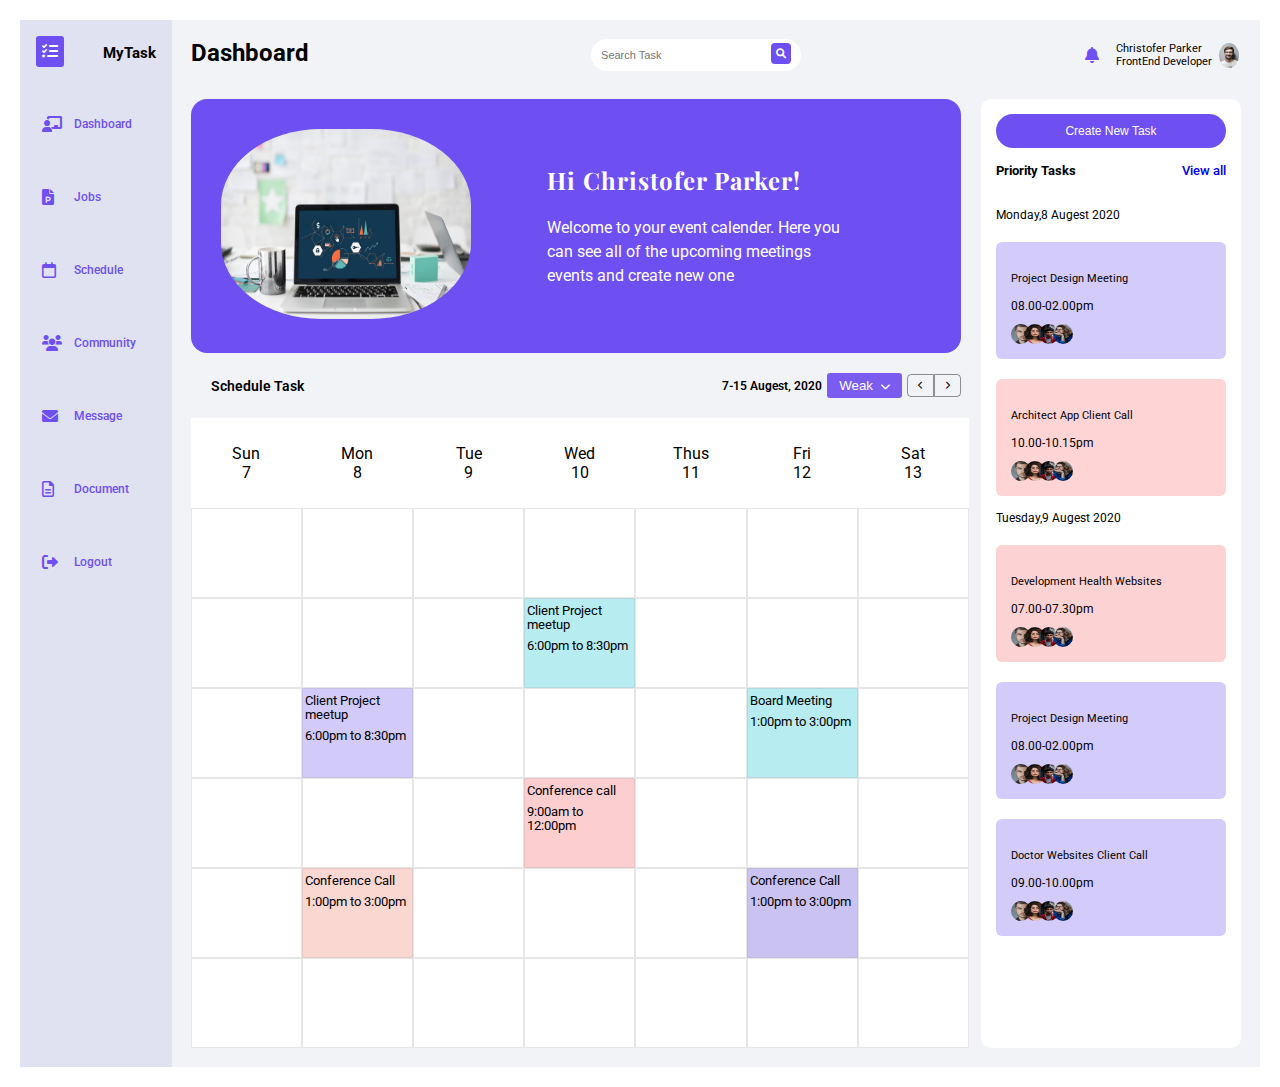
<file: index.html>
<!DOCTYPE html>
<html lang="en">
  <head>
    <meta charset="UTF-8" />
    <meta http-equiv="X-UA-Compatible" content="IE=edge" />
    <meta name="viewport" content="width=device-width, initial-scale=1.0" />
    <link rel="stylesheet" href="css/style.css" />
    <link rel="stylesheet" href="css/updatedcalender.css">
    <link rel="stylesheet" href="css/Responsive.css">
    <link
      rel="stylesheet"
      href="https://cdnjs.cloudflare.com/ajax/libs/font-awesome/6.0.0-beta3/css/all.min.css"
    />
    <title>Dashboard Ui Kit</title>
  </head>
  <body>
    <div class="Main-body">
      <section class="my-task" id="my-task">
        <div class="task-item">
          <div class="task-head">
            <span><i class="fas fa-tasks"></i></span>
            <h3><a href="#">MyTask</a></h3>
            <span id="mobile-cross-button"><i class="fas fa-times"></i></span>

          </div>
          <div class="task">
            <span><i class="fas fa-chalkboard-teacher"></i></span>
            <p><a href="#">Dashboard</a></p>
          </div>
          <div class="task">
            <span><i class="fas fa-file-powerpoint"></i></span>
            <p><a href="#">Jobs</a></p>
          </div>
          <div class="task">
            <span><i class="far fa-calendar"></i></span>
            <p><a href="#">Schedule</a></p>
          </div>
          <div class="task">
            <span><i class="fas fa-users"></i></span>
            <p><a href="#">Community</a></p>
          </div>
          <div class="task">
            <span><i class="fas fa-envelope"></i></span>
            <p><a href="#">Message</a></p>
          </div>
          <div class="task">
            <span><i class="far fa-file-alt"></i></span>
            <p><a href="#">Document</a></p>
          </div>
          <div class="task">
            <span><i class="fas fa-sign-out-alt"></i></span>
            <p><a href="#">Logout</a></p>
          </div>
        </div>
      </section>
      <section class="dashboard">
        <nav>
          <span id="mobile-button"><i class="fas fa-bars"></i></span>
          <h2>Dashboard</h2>
          <form>
            <input type="text" placeholder="Search Task" />
            <span><i class="fas fa-search"></i></span>
          </form>
          <div class="profile">
            <span><i class="fas fa-bell"></i></span>
            <div class="profile-text">
              <p>Christofer Parker</p>
              <p>FrontEnd Developer</p>
            </div>
            <img src="img/user2.jpg" width="20" height="25 alt="" />
            
          </div>
        </nav>
        <div class="dashboard-body">
          <div class="dashboard-middle-item">
            <div class="image-text">
              <div class="image-text-img">
                <img src="img/banner3.jpg" alt="" />
              </div>
              <div class="image-text-text">
                <h2>Hi Christofer Parker!</h2>
                <p>
                  Welcome to your event calender. Here you can see all of the
                  upcoming meetings events and create new one
                </p>
              </div>
            </div>
            <div class="schedule-task">
              <div class="inner-schedule-task">
                <p style="font-size: 14px; ">Schedule Task</p>
                <div class="date-box">
                  <p>7-15 Augest, 2020</p>
                  <div class="dropdown">
                    <button onclick="myFunction()" class="dropbtn">Weak<i style="padding-left: 8px; font-size:10px" class="fas fa-chevron-down"></i></button>
                    <div id="myDropdown" class="dropdown-content">
                      <a href="#">Month</a>
                      <a href="#">Year</a>
                    </div>
                  </div>
                  <div class="icon">
                    <span><i class="fas fa-chevron-left"></i></i></span>
                    <span><i class="fas fa-chevron-right"></i></span>
                  </div>
                </div>
              </div>
            </div>

            <!-- calender -->
            <div id="calendar-wrap">
          
              <div id="calendar">
                <ul class="days">
                  <div class="day">
                    <li>Sun<br/>7</li>
                
                  </div>
                  <div class="day">
                    <li>Mon<br/>8</li>
               
                  </div>
                  <div class="day">
                    <li>Tue<br/>9</li>
                
                  </div>
                  <div class="day">
                    <li>Wed<br/>10</li>
                 
                  </div>
                  <div class="day">
                    <li>Thus<br/>11</li>
                
                  </div>
                  <div class="day">
                    <li>Fri<br/>12</li>
                  
                  </div>
                  <div class="day">
                    <li>Sat<br/>13</li>
                  
                  </div>   
                </ul>

                <!-- Days from previous month -->

                <ul class="days">
                  <li class="day other-month">
                 
                  </li>
                  <li class="day other-month">
                  
                   
                  </li>
                  <li class="day other-month">
                
                  </li>
                  <li class="day other-month">
                  
                  </li>
                  <li class="day other-month">
                 
                  </li>

                  <!-- Days in current month -->

                  <li class="day">
                 
                  </li>
                  <li class="day">
                   
                  </li>
                </ul>

                <!-- Row #2 -->

                <ul class="days">
                  <li class="day">
                  
                  </li>
                  <li class="day">
                    
                  </li>
                  <li class="day">
                 
                  </li>
                  <li class="day" style="background-color: #b7ecf0;">
                    <div class="event">
                      <div class="event-desc">Client Project meetup</div>
                      <div class="event-time">6:00pm to 8:30pm</div>
                    </div>
                  </li>
                  <li class="day">
                  
      
                  </li>
                  <li class="day">
                   
                  </li>
                  <li class="day">
                  
                  </li>
                </ul>

                <!-- Row #3 -->

                <ul class="days">
                  <li class="day">
                  
                  </li>
                  <li class="day" style="background-color: #d2caf9;">
                    <div class="event">
                      <div class="event-desc">Client Project meetup</div>
                      <div class="event-time">6:00pm to 8:30pm</div>
                    </div>
                  </li>
                  <li class="day">
                
                  </li>
                  <li class="day">
                  
                  </li>
                  <li class="day">
                  
                   
                  </li>
                  <li class="day" style="background-color: #b7ecf0;">
                    <div class="event">
                      <div class="event-desc">Board Meeting</div>
                      <div class="event-time">1:00pm to 3:00pm</div>
                    </div>
                  </li>
                  <li class="day">
                  
                  </li>
                </ul>

                <!-- Row #4 -->

                <ul class="days">
                  <li class="day">
                   
                  </li>
                  <li class="day">
                 
                  </li>
                  <li class="day">
                  
                  </li>
                  <li class="day" style="background-color: #fcced0;"> 
                    <div class="event">
                      <div class="event-desc">Conference call</div>
                      <div class="event-time">9:00am to 12:00pm</div>
                    </div>
                  </li>
                  <li class="day">
                  
                  </li>
                  <li class="day">
                  
                  
                  </li>
                  <li class="day">
               
                  </li>
                </ul>

                <!-- Row #5 -->

                <ul class="days">
                  <li class="day">
                
                  </li>
                  <li class="day" style="background-color: #fad7d1;">
                
                    <div class="event">
                      <div class="event-desc">Conference Call</div>
                      <div class="event-time">1:00pm to 3:00pm</div>
                    </div>
                  </li>
                  <li class="day">
                   
                  </li>
                  <li class="day">
                    
                  </li>
                  <li class="day">
                  
                  </li>
                  <li class="day" style="background-color: #cac2f1;">
                    <div class="event">
                      <div class="event-desc">Conference Call</div>
                      <div class="event-time">1:00pm to 3:00pm</div>
                    </div>
                  </li>
                  <li class="day">
                   
                  </li>
                </ul>

                <!-- Row #6 -->

                <ul class="days">
                  <li class="day">
                 
                  </li>
                  <li class="day other-month">
                  
                    <!-- Next Month -->
                  </li>
                  <li class="day other-month">
                  
                  </li>
                  <li class="day other-month">
                 
                  </li>
                  <li class="day other-month">
                  
                  </li>
                  <li class="day other-month">
                  
                  </li>
                  <li class="day other-month">
                   
                  </li>
                </ul>
              </div>
              <!-- /. calendar -->
            </div>
            <!-- /. wrap -->

            <!-- End -->
          </div>

          <div class="notification">
            <button>Create New Task</button>
            <div class="notification-task">
              <h5>Priority Tasks</h5>
              <a href="./Priority-Task.html">View all</a>
            </div>
            <p>Monday,8 Augest 2020</p>
            <div class="task-box">
              <p>Project Design Meeting</p>
              <span>08.00-02.00pm</span>
              <div class="image">
                <img src="img/team1.jpg" alt=""/>
                <img src="img/team2.jpeg" alt=""/>
                <img src="img/team3.jpeg" alt=""/>
                <img src="img/team4.jpeg" alt=""/>
              </div>
            </div>
            <div class="task-box">
              <p>Architect App Client Call</p>
              <span>10.00-10.15pm</span>
              <div class="image">
                <img src="img/team1.jpg" alt=""/>
                <img src="img/team2.jpeg" alt=""/>
                <img src="img/team3.jpeg" alt=""/>
                <img src="img/team4.jpeg" alt=""/>
              </div>
            </div>
            <p>Tuesday,9 Augest 2020</p>
            <div class="task-box">
              <p>Development Health Websites</p>
              <span>07.00-07.30pm</span>
              <div class="image">
                <img src="img/team1.jpg" alt=""/>
                <img src="img/team2.jpeg" alt=""/>
                <img src="img/team3.jpeg" alt=""/>
                <img src="img/team4.jpeg" alt=""/>
              </div>
            </div>
          
            <div class="task-box">
              <p>Project Design Meeting</p>
              <span>08.00-02.00pm</span>
              <div class="image">
                <img src="img/team1.jpg" alt=""/>
                <img src="img/team2.jpeg" alt=""/>
                <img src="img/team3.jpeg" alt=""/>
                <img src="img/team4.jpeg" alt=""/>
              </div>
            </div>
            <div class="task-box">
              <p>Doctor Websites Client Call</p>
              <span>09.00-10.00pm</span>
              <div class="image">
                <img src="img/team1.jpg" alt=""/>
                <img src="img/team2.jpeg" alt=""/>
                <img src="img/team3.jpeg" alt=""/>
                <img src="img/team4.jpeg" alt=""/>
              </div>
            </div>
          </div>
        </div>
      </section>
    </div>


    <script src="js/script.js"></script>

  </body>
</html>
</file>
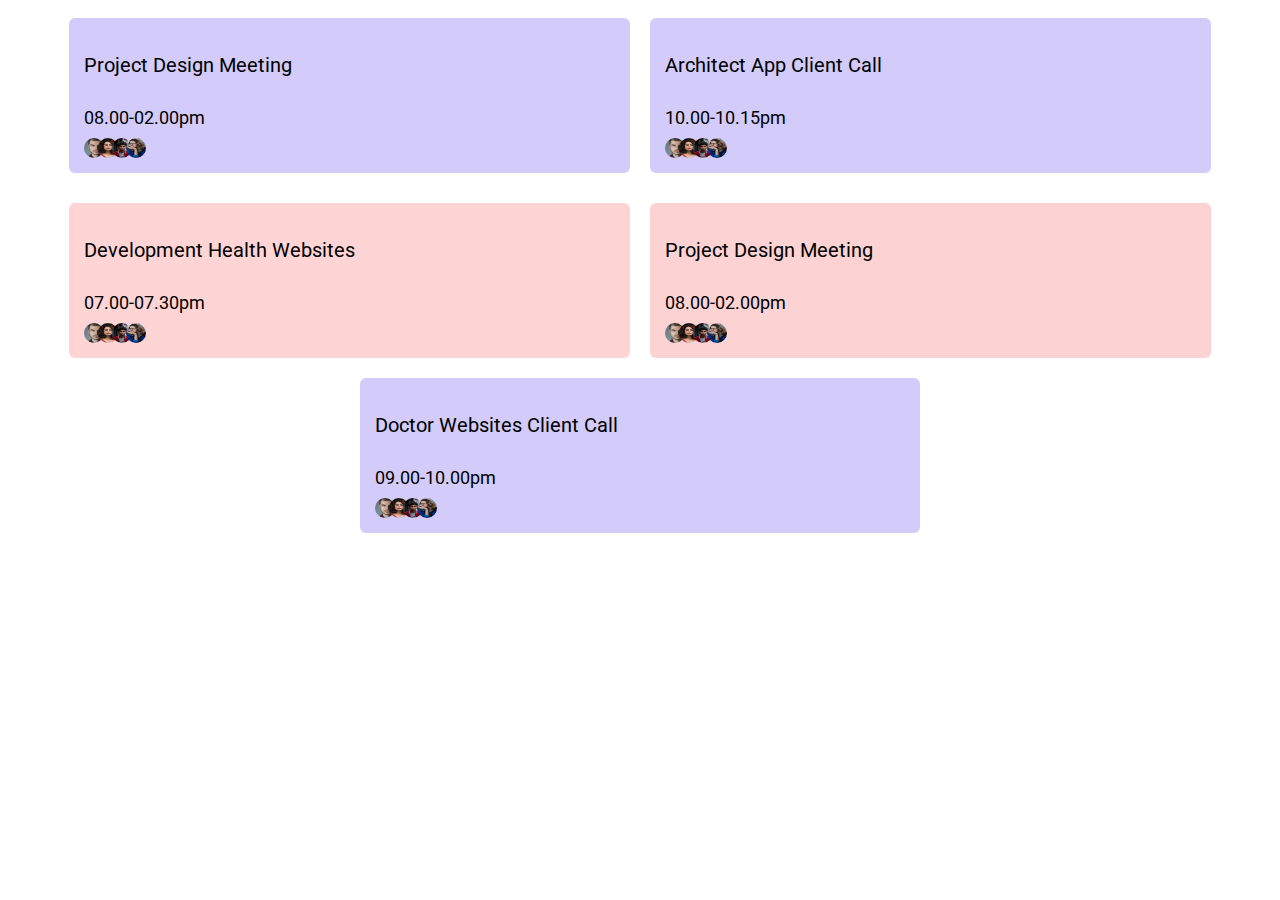
<file: Priority-Task.html>
<!DOCTYPE html>
<html lang="en">
  <head>
    <meta charset="UTF-8" />
    <meta http-equiv="X-UA-Compatible" content="IE=edge" />
    <meta name="viewport" content="width=device-width, initial-scale=1.0" />
    <title>Priority Task</title>

    <link rel="stylesheet" href="css/prority-task.css" />
  </head>
  <body>
    <div class="prority-task">
      <div class="task-box">
        <p>Project Design Meeting</p>
        <span>08.00-02.00pm</span>
        <div class="image">
          <img src="img/team1.jpg" alt="" />
          <img src="img/team2.jpeg" alt="" />
          <img src="img/team3.jpeg" alt="" />
          <img src="img/team4.jpeg" alt="" />
        </div>
      </div>
      <div class="task-box">
        <p>Architect App Client Call</p>
        <span>10.00-10.15pm</span>
        <div class="image">
          <img src="img/team1.jpg" alt="" />
          <img src="img/team2.jpeg" alt="" />
          <img src="img/team3.jpeg" alt="" />
          <img src="img/team4.jpeg" alt="" />
        </div>
      </div>

      <div class="task-box">
        <p>Development Health Websites</p>
        <span>07.00-07.30pm</span>
        <div class="image">
          <img src="img/team1.jpg" alt="" />
          <img src="img/team2.jpeg" alt="" />
          <img src="img/team3.jpeg" alt="" />
          <img src="img/team4.jpeg" alt="" />
        </div>
      </div>

      <div class="task-box">
        <p>Project Design Meeting</p>
        <span>08.00-02.00pm</span>
        <div class="image">
          <img src="img/team1.jpg" alt="" />
          <img src="img/team2.jpeg" alt="" />
          <img src="img/team3.jpeg" alt="" />
          <img src="img/team4.jpeg" alt="" />
        </div>
      </div>
      <div class="task-box">
        <p>Doctor Websites Client Call</p>
        <span>09.00-10.00pm</span>
        <div class="image">
          <img src="img/team1.jpg" alt="" />
          <img src="img/team2.jpeg" alt="" />
          <img src="img/team3.jpeg" alt="" />
          <img src="img/team4.jpeg" alt="" />
        </div>
      </div>
    </div>
  </body>
</html>
</file>
<file: css/style.css>
/* Google Fonts style link */
@import url("https://fonts.googleapis.com/css2?family=Lato:wght@400;700;900&family=Open+Sans:wght@300;400;500&family=Roboto:wght@100;300;400;500;700&display=swap");

@import url("https://fonts.googleapis.com/css2?family=Lato:wght@400;700;900&family=Open+Sans:wght@300;400;500&family=Playfair+Display:wght@400;500&family=Roboto:wght@100;300;400;500;700&display=swap");
* {
  margin: 0px;
  padding: 0px;
  box-sizing: border-box;
}

body {
  padding: 20px;
  font-family: "Roboto", sans-serif;
}
.Main-body {
  display: flex;
}

.Main-body .my-task {
  min-width: 12%;
  background-color: #e0e2f1;

  padding: 10px;
}
.Main-body .task-head #mobile-cross-button {
  background-color: transparent;
  color: black;
  padding-top: 10px;
}

.Main-body .task-item .task {
  display: flex;
  padding: 6px;
  align-items: center !important;
  justify-content: centers;
 
  margin-bottom: 25px;
}

.Main-body .task-item .task-head {
  display: flex;
  padding: 6px;
  align-items: center !important;
  justify-content: space-between;
  margin-bottom: 25px;
}
#mobile-cross-button {
  display: none;
}
.Main-body .task-item .task-head a {
  text-decoration: none;
  color: black;
  font-size: 15px;
  padding-left: 6px;
  font-weight: 700;
}
.Main-body .task-item .task-head span {
  padding: 6px;
  background-color: #6e4ff2;
  border-radius: 3px;
  color: white;
}

.Main-body .task-item .task-head h3 {
  padding-left: 6px;
}
.task a {
  text-decoration: none;
  color: black;
  font-size: 15px;
}
.task:hover a {
  text-decoration: none;
  color: #ffffff;
}
.Main-body .task-item .task:hover {
  background-color: #6e4ff2;
  border-radius: 10px;
  color: #ffffff;
}
.Main-body .task-item .task p a {
  font-weight: 500;
}
.Main-body .task-item .task:hover p a {
  color: #ffffff;
}
.Main-body .task-item .task:hover span {
  color: #ffffff;
}
.Main-body .task-item .task span {
  margin-right: 20px;
  width: 5%;
  align-items: center;
  padding: 6px;
  color: #6e4ff2;
  margin-top: 5px;
}
.Main-body .task-item .task p a {
  text-decoration: none;
  padding-left: 6px;
  color: #6e4ff2;
  font-size: 12px;
}

.Main-body .dashboard {
  width: 88%;
}
.Main-body .dashboard nav {
  display: flex;
  justify-content: space-between;
}
/* style for nav */
.dashboard {
  background-color: #f2f3f7;
  padding: 19px;
}
.dashboard nav {
  padding-bottom: 28px;
}
.dashboard nav #mobile-button {
  display: none;
}
.dashboard nav input {
  padding: 10px;
  border-radius: 20px;
  font-size: 11px;
  outline: none;
  min-width: 210px;
  border: none;
}
.dashboard nav form span {
  position: absolute;
  color: white;
  padding: 5px;
  font-size: 10px;
  border-radius: 4px;
  transform: translate(-30px, 4px);
  background-color: #6e4ff2;
}

.dashboard .profile {
  display: flex;
  align-items: center;
  justify-content: space-evenly;
  width: 15%;
}
.dashboard .profile p {
  font-size: 11px;
  padding-right: 5px;
}
.dashboard .profile img {
  border-radius: 100%;
}
.dashboard .profile span {
  padding-right: 15px;
  color: #6e4ff2;
}
/* End */
/* style for dashboard body */
.dashboard-body {
  display: flex;
}
.dashboard-body .dashboard-middle-item .image-text {
  align-items: center;
  display: flex;
  padding: 30px;
  border-radius: 16px;
  justify-content: space-between;
  margin-right: 20px;
  background-color: #6e4ff2;
}

.dashboard-body .dashboard-middle-item .image-text .image-text-img {
  width: 34%;
}
.dashboard-body .image-text .image-text-img img {
  border-radius: 40%;
  width: 250px;
  height: 190px;
}
.dashboard-body .dashboard-middle-item .image-text .image-text-text {
  width: 54%;
}
.dashboard-body .dashboard-middle-item .image-text .image-text-text h2 {
  padding-bottom: 20px;
  color: white;
  font-family: "Playfair Display", serif;
  letter-spacing: 1px;
}
.dashboard-body .dashboard-middle-item .image-text .image-text-text p {
  max-width: 80%;
  line-height: 1.5rem;
  color: white;
}
/* End */

/* style for notification */
.notification {
  background-color: #ffffff;
  padding: 15px;
  position: relative;
  width: 30%;
  border-radius: 10px;
}
.notification button {
  padding: 10px 33px;
  border-radius: 20px;
  color: white;
  font-size: 12px;
  min-width: 230px;
  background-color: #6e4ff2;
  margin-bottom: 15px;
  border: none;
}

.notification-task {
  display: flex;
  justify-content: space-between;
}
.notification-task a {
  text-decoration: none;
  font-size: 13px;
  font-weight: 500;
}
.notification-task h5 {
  padding-bottom: 15px;
}
.notification p {
  padding-top: 15px;
}
.notification .task-box {
  margin-top: 20px;
  background-color: #d3cbfa;
  padding: 15px;
  border-radius: 6px;
}
.notification .task-box .image {
  display: flex;
  margin-top: 10px;
}
.notification .task-box .image img:nth-of-type(1) {
  margin-left: 0px;
}
.notification .task-box .image img {
  border-radius: 50%;
  width: 20px;
  height: 20px;
  margin-left: -10px;
  margin-right: 4px;
}
.notification .task-box:nth-of-type(3) {
  margin-top: 20px;
  background-color: #fed4d5;
  padding: 15px;
  border-radius: 6px;
}
.notification .task-box:nth-of-type(4) {
  margin-top: 20px;
  background-color: #bfeff3;
  padding: 15px;
  border-radius: 6px;
}
.notification .task-box:nth-of-type(4) {
  margin-top: 20px;
  background-color: #fcd2d3;
  padding: 15px;
  border-radius: 6px;
}
.notification p {
  font-size: 12px;
}
.notification .task-box p {
  padding-bottom: 10px;
  font-size: 11px;
}
.notification .task-box span {
  font-size: 12px;
}
/* End */

/* style for schedule task */
.inner-schedule-task {
  padding: 20px 20px;
}
.schedule-task p {
  font-weight: 600;
}
.inner-schedule-task {
  display: flex;
  justify-content: space-between;
  align-items: center;
}
.inner-schedule-task .date-box {
  display: flex;
  align-items: center;
}
.date-box p {
  margin-right: 5px;
  font-size: 12px;
}
.date-box .dropbtn {
  padding: 5px 12px;
  border-radius: 3px;
  margin-right: 5px;
  border: none;
  color: white;
  background-color: #7a5cf0;
}

.dropdown {
  position: relative;
  display: inline-block;
}

/* Dropdown Content */
.dropdown-content {
  display: none;
  position: absolute;
  background-color: #f9f9f9;
  border-radius: 5px;
  min-width: 100px;
  box-shadow: 0px 8px 16px 0px rgba(0, 0, 0, 0.2);
}

/* Links inside the dropdown */
.dropdown-content a {
  color: black;
  padding: 10px 12px;
  text-decoration: none;
  display: block;
  font-size: 13px;
}

/* dropdown  hover */
.dropdown-content a:hover {
  background-color: #7a5cf0;
  color: white;
}

.show {
  display: block;
}

.date-box .icon {
  display: flex;
  align-items: center;
}

.date-box span {
  border: 1px solid;
  border-top-left-radius: 4px;
  border-bottom-left-radius: 4px;
  border-color: rgba(0, 0, 0, 0.411);

  padding: 6px 10px;
  font-size: 8px;
}
.date-box span:nth-of-type(2) {
  border: 1px solid;
  border-top-right-radius: 4px;
  border-bottom-right-radius: 4px;
  border-top-left-radius: 0px;
  border-bottom-left-radius: 0px;
  padding: 6px 10px;
  border-color: rgba(0, 0, 0, 0.411);
  font-size: 8px;
}
/* End */
</file>
<file: css/updatedcalender.css>
@import url("https://fonts.googleapis.com/css2?family=Lato:wght@400;700;900&family=Roboto:wght@100;300;400;500;700&display=swap");
#calendar-wrap {
  margin-right: 15px;
}

#calendar {
  width: 100%;
}

#calendar a {
  color: #8e352e;
  text-decoration: none;
}

#calendar ul {
  list-style: none;
  padding: 0;
  margin: 0;
  width: 100%;
}

.weekdays {
  display: flex;
  justify-content: space-evenly;
  padding: 20px;
}

.dateandweekdays {
  display: flex;

  min-width: 14.5%;
  flex-direction: column;
  align-items: center;
}

.days {
  display: flex;
}

.days:nth-of-type(1) .day {
  background-color: white;
  text-align: center;
  display: flex;
  flex-direction: column;
  border: none;
  align-items: center;
  justify-content: center;
}

.day {
  min-width: 14.342%;
  background-color: white;
  border: 0.5px solid rgba(167, 167, 167, 0.287);
  height: 90px;
}
#calendar .event {
  clear: both;
  display: block;
  font-size: 13px;
  border-radius: 4px;
  padding: 2px;
  line-height: 14px;
  color: #009aaf;
  text-decoration: none;
}

#calendar .event-desc {
  color: black;
  margin: 3px 0 7px 0;
  text-decoration: none;
}

.event-time {
  color: black;
}

/* 
				Mobile Responsiveness
*/

/* @media (max-width: 768px) {
  #calendar .weekdays,
  #calendar .other-month {
  }


  .dateandweekdays{
    min-width: ;
  }

  #calendar .day {
    height: auto !important;
    border: 1px solid #ededed;
    width: 100% !important;
    padding: 10px;
    margin-bottom: -1px;
  }
} */
@media (max-width: 768px) {
  #calendar .event-desc {
    font-size: 9px !important;
    color: #666;
    margin: 3px 0 7px 0;
    text-decoration: none;
  }
  #calendar .event {
    clear: both;
    display: block;
    font-size: 9px;
    border-radius: 4px;
    padding: 2px;
    line-height: 14px;
    color: #009aaf;
    text-decoration: none;
  }
}

@media (max-width: 576px) {
  #calendar .event-desc {
    font-size: 9px !important;
    color: #666;
    margin: 3px 0 7px 0;
    text-decoration: none;
  }
  #calendar .event {
    clear: both;
    display: block;
    font-size: 9px;
    border-radius: 4px;
    padding: 2px;
    line-height: 14px;
    color: #009aaf;
    text-decoration: none;
  }
  .days:nth-of-type(1) li {
    font-size: 12px;
  }
}
</file>
<file: css/Responsive.css>
@media (max-width: 1295.98px) {
}

@media (max-width: 1199.98px) {
  .dashboard-body .dashboard-middle-item .image-text .image-text-text {
    width: 47%;
  }
}
@media (max-width: 1130px) {
  .dashboard .profile {
    display: flex;
    align-items: center;
    justify-content: space-evenly;
    width: 25%;
  }
  .dashboard-body .image-text .image-text-img img {
    border-radius: 38%;
    width: 210px;
    height: 150px;
  }
  .dashboard-body .dashboard-middle-item .image-text .image-text-text p {
    max-width: 100%;
    font-size: 13px;
    line-height: 1.5rem;
    color: white;
  }
  .dashboard-body .dashboard-middle-item .image-text .image-text-text h2 {
    padding-bottom: 20px;
    color: white;
    font-size: 20px;
  }
}
@media (max-width: 1040px) {
  .dashboard-body .image-text .image-text-img img {
    border-radius: 38%;
    width: 170px;
    height: 137px;
  }
  .dashboard-body .dashboard-middle-item .image-text .image-text-text h2 {
    padding-bottom: 20px;
    color: white;
    font-size: 18px;
  }
  .notification button {
    padding: 10px 33px;
    border-radius: 20px;
    color: white;
    font-size: 12px;
    min-width: 180px;
    background-color: #6e4ff2;
    margin-bottom: 15px;
    border: none;
  }
}

@media (max-width: 991.98px) {
  .dashboard-body .dashboard-middle-item .image-text {
    align-items: center;
    display: flex;
    padding: 18px;
    border-radius: 16px;
    justify-content: space-between;
    margin-right: 20px;
    background-color: #6e4ff2;
  }
  .notification button {
    padding: 10px 33px;
    border-radius: 20px;
    color: white;
    font-size: 12px;
    min-width: 165px;
    background-color: #6e4ff2;
    margin-bottom: 15px;
    border: none;
  }
}
@media (max-width: 899px) {
  .dashboard .profile {
    display: flex;
    align-items: center;
    justify-content: space-evenly;
    width: 33%;
  }
  .dashboard-body .dashboard-middle-item .image-text {
    align-items: center;
    display: flex;
    padding: 11px;
    border-radius: 16px;
    justify-content: space-between;
    margin-right: 20px;
    background-color: #6e4ff2;
  }
  .notification button {
    padding: 10px 33px;
    border-radius: 20px;
    color: white;
    font-size: 8px;
    min-width: 132px;
    background-color: #6e4ff2;
    margin-bottom: 15px;
    border: none;
  }
  item .image-text .image-text-text h2 {
    padding-bottom: 6px;
    color: white;
    font-size: 15px;
  }
  .dashboard-body .dashboard-middle-item .image-text .image-text-text p {
    max-width: 100%;
    font-size: 11px;
    line-height: 1.2rem;
    color: white;
  }
  .dashboard-body .image-text .image-text-img img {
    border-radius: 38%;
    width: 130px;
    height: 117px;
  }
  #calendar .event-desc {
    font-size: 10px;
    color: #666;
    margin: 3px 0 7px 0;
    text-decoration: none;
  }
}

@media (max-width: 768px) {
  .my-task {
    display: flex;
  }
  .Main-body .task-item .task p a {
    text-decoration: none;
    padding-left: 6px;
    color: #6e4ff2;
    font-size: 9px;
  }
  .Main-body .task-item .task span {
    margin-right: 20px;
    width: 5%;
    align-items: center;
    font-size: 10px;
    color: #6e4ff2;
    margin-top: 5px;
  }
  .Main-body .dashboard nav {
    display: flex;
    align-items: center;
    justify-content: space-between;
  }
  .Main-body .task-item .task {
    display: flex;
    padding: 5px;
    align-items: center !important;
    justify-content: centers;
    margin-bottom: 0px;
  }
  .Main-body .task-item .task:hover {
    background-color: #6e4ff2;
    padding: 5px;
    border-radius: 10px;
    color: #ffffff;
  }
  nav h2 {
    font-size: 14px;
  }
  .schedule-task {
    padding: 5px;
  }
  .inner-schedule-task p {
    font-size: 9px !important;
  }
  .inner-schedule-task {
    display: flex;
    align-items: center;
    justify-content: space-evenly;
  }
  .date-box .dropbtn {
    padding: 4px 10px;
    border-radius: 5px;
    margin-right: 5px;
    border: none;
    font-size: 9px;
    color: white;
    background-color: #7a5cf0;
  }
  .date-box span {
    border: 1px solid;
    border-top-left-radius: 5px;
    border-bottom-left-radius: 5px;
    padding: 3px 8px;
    font-size: 8px;
  }
  .date-box span:nth-of-type(2) {
    border: 1px solid;
    border-top-right-radius: 5px;
    border-bottom-right-radius: 5px;
    border-top-left-radius: 0px;
    border-bottom-left-radius: 0px;
    padding: 3px 8px;
    font-size: 8px;
  }
  .dashboard .profile p {
    font-size: 8px;
    padding-right: 5px;
  }
  .dashboard-body .dashboard-middle-item .image-text .image-text-text h2 {
    padding-bottom: 10px;
    color: white;
    font-size: 14px;
  }
  .dashboard-body .image-text .image-text-img img {
    border-radius: 38%;
    width: 100px;
    height: 88px;
  }
  .dashboard-body .dashboard-middle-item .image-text .image-text-text p {
    max-width: 100%;
    font-size: 10px;
    line-height: 1rem;
    color: white;
  }
  .notification {
    background-color: #ffffff;
    padding: 8px;
    width: 30%;
    border-radius: 10px;
  }
  .notification-task h5 {
    padding-bottom: 15px;
    font-size: 8px;
  }
  .notification-task a {
    text-decoration: none;
    font-size: 8px;
  }
  .notification p {
    font-size: 9px;
  }
  .notification .task-box {
    margin-top: 20px;
    background-color: #d3cbfa;
    padding: 4px;
    border-radius: 6px;
  }
  .notification .task-box p {
    padding-bottom: 10px;
    font-size: 8px;
  }
  .notification .task-box span {
    font-size: 8px;
  }
  .notification .task-box .image img {
    border-radius: 50%;
    width: 15px;
    height: 14px;
    margin-left: -10px;
    margin-right: 4px;
  }
}

@media (max-width: 660px) {
  .Main-body .my-task {
    display: block;
    position: fixed;
    left: -45%;
    min-width: 12%;
    z-index: 3;
    background-color: #e0e2f1;
    padding: 10px;
  }
  .dashboard-body {
    display: flex;
    flex-direction: column;
  }

  .dashboard nav #mobile-button {
    display: block;
  }
  #mobile-cross-button {
    display: block;
  }
  .dashboard {
    background-color: #f2f3f7;
    padding: 8px;
  }

  .my-task.show {
    display: flex !important;
    flex-direction: column;
  }
  body {
    padding: 0px;
    font-family: "Roboto", sans-serif;
  }
  .notification {
    margin-top: 30px;
    background-color: #ffffff;
    padding: 8px;
    width: 100%;
    border-radius: 10px;
  }
  .Main-body .my-task {
    display: block;
    position: fixed;
    left: -45%;
    min-width: 12%;
    background-color: #e0e2f1;
    padding: 10px;
    z-index: 3;
  }
  .Main-body {
    display: flex;
  }
  .Main-body .dashboard {
    width: 100%;
  }
  nav h2 {
    font-size: 14px;
    display: none;
  }
  .dashboard .profile {
    display: none;
    align-items: center;
    justify-content: space-evenly;
    width: 33%;
  }
  .dashboard-body .dashboard-middle-item .image-text {
    align-items: center;
    display: flex;
    padding: 10px;
    width: 100%;
    flex-direction: column;
    border-radius: 16px;
    justify-content: space-between;
    margin-right: 20px;
    background-color: #6e4ff2;
    margin-bottom: 15px;
  }
  .dashboard-body .dashboard-middle-item .image-text .image-text-img {
    width: 100%;
    text-align: center;
    margin-bottom: 20px;
  }
  .dashboard-body .image-text .image-text-img img {
    border-radius: 38%;
    width: 150px;
    height: 100px;
  }
  .dashboard-body .dashboard-middle-item .image-text .image-text-text {
    width: 100%;
    text-align: center;
  }
  .dashboard-body .dashboard-middle-item .image-text .image-text-text p {
    font-size: 12px;
  }
  .notification button {
    padding: 10px 33px;
    border-radius: 20px;
    color: white;
    font-size: 11px;
    min-width: 162px;
    background-color: #6e4ff2;
    margin-bottom: 15px;
    border: none;
  }
  .notification {
    margin-top: 30px;
    padding-top: 20px;
    background-color: #ffffff;
    padding: 8px;
    width: 100%;
    text-align: center;
    border-radius: 10px;
  }
  .notification-task h5 {
    padding-bottom: 15px;
    font-size: 13px;
  }
  .notification-task a {
    text-decoration: none;
    font-size: 14px;
  }
  .notification p {
    font-size: 15px;
  }
  .notification .task-box {
    margin-top: 20px;
    background-color: #d3cbfa;
    padding: 16px;
    border-radius: 6px;
  }
  .notification .task-box .image img {
    border-radius: 50%;
    width: 25px;
    height: 25px;
    margin-left: 0px;
    margin-right: 4px;
  }
  .notification .task-box p {
    padding-bottom: 10px;
    font-size: 14px;
  }
  .notification .task-box span {
    font-size: 15px;
  }
  .notification .task-box .image {
    display: flex;
    margin-top: 10px;
    justify-content: center;
  }
  #calendar-wrap {
    margin-right: 0px;
  }
  .inner-schedule-task p {
    font-size: 12px !important;
    margin-bottom: 5px;
  }

  .inner-schedule-task {
    display: flex;
    flex-direction: column;
    align-items: center;
    justify-content: space-evenly;
  }
  .date-box .dropbtn {
    padding: 5px 18px;
    border-radius: 5px;
    margin-right: 5px;
    border: none;
    font-size: 11px;
    color: white;
    background-color: #7a5cf0;
  }
  .date-box span {
    border-color: rgba(0, 0, 0, 0.411);
  }
  .date-box span:nth-of-type(2) {
    border-color: rgba(0, 0, 0, 0.411);
  }

  .Main-body .task-item .task p a {
    text-decoration: none;
    padding-left: 6px;
    color: #6e4ff2;
    font-size: 13px;
  }
  .Main-body .task-item .task span {
    margin-right: 20px;
    width: 5%;
    align-items: center;
    font-size: 15px;
    color: #6e4ff2;
    margin-top: 5px;
  }
}

@media (max-width: 576px) {
  .Main-body .my-task {
    display: block;
    position: fixed;
    left: -45%;
    min-width: 12%;
    z-index: 3;
    background-color: #e0e2f1;
    padding: 10px;
  }
  .dashboard-body {
    display: flex;
    flex-direction: column;
  }

  .dashboard nav #mobile-button {
    display: block;
  }
  #mobile-cross-button {
    display: block;
  }
  .dashboard {
    background-color: #f2f3f7;
    padding: 8px;
  }

  .my-task.show {
    display: flex !important;
    flex-direction: column;
  }
  body {
    padding: 0px;
    font-family: "Roboto", sans-serif;
  }
  .notification {
    margin-top: 30px;
    background-color: #ffffff;
    padding: 8px;
    width: 100%;
    border-radius: 10px;
  }
  .Main-body .my-task {
    display: block;
    position: fixed;
    left: -45%;
    min-width: 12%;
    background-color: #e0e2f1;
    padding: 10px;
    z-index: 3;
  }
  .Main-body {
    display: flex;
  }
  .Main-body .dashboard {
    width: 100%;
  }
  nav h2 {
    font-size: 14px;
    display: none;
  }
  .dashboard .profile {
    display: none;
    align-items: center;
    justify-content: space-evenly;
    width: 33%;
  }
  .dashboard-body .dashboard-middle-item .image-text {
    align-items: center;
    display: flex;
    padding: 10px;
    width: 100%;
    flex-direction: column;
    border-radius: 16px;
    justify-content: space-between;
    margin-right: 20px;
    background-color: #6e4ff2;
    margin-bottom: 15px;
  }
  .dashboard-body .dashboard-middle-item .image-text .image-text-img {
    width: 100%;
    text-align: center;
    margin-bottom: 20px;
  }
  .dashboard-body .image-text .image-text-img img {
    border-radius: 38%;
    width: 150px;
    height: 100px;
  }
  .dashboard-body .dashboard-middle-item .image-text .image-text-text {
    width: 100%;
    text-align: center;
  }
  .dashboard-body .dashboard-middle-item .image-text .image-text-text p {
    font-size: 12px;
  }
  .notification button {
    padding: 10px 33px;
    border-radius: 20px;
    color: white;
    font-size: 11px;
    min-width: 162px;
    background-color: #6e4ff2;
    margin-bottom: 15px;
    border: none;
  }
  .notification {
    margin-top: 30px;
    padding-top: 20px;
    background-color: #ffffff;
    padding: 8px;
    width: 100%;
    text-align: center;
    border-radius: 10px;
  }
  .notification-task h5 {
    padding-bottom: 15px;
    font-size: 13px;
  }
  .notification-task a {
    text-decoration: none;
    font-size: 14px;
  }
  .notification p {
    font-size: 15px;
  }
  .notification .task-box {
    margin-top: 20px;
    background-color: #d3cbfa;
    padding: 16px;
    border-radius: 6px;
  }
  .notification .task-box .image img {
    border-radius: 50%;
    width: 25px;
    height: 25px;
    margin-left: 0px;
    margin-right: 4px;
  }
  .notification .task-box p {
    padding-bottom: 10px;
    font-size: 14px;
  }
  .notification .task-box span {
    font-size: 15px;
  }
  .notification .task-box .image {
    display: flex;
    margin-top: 10px;
    justify-content: center;
  }
  #calendar-wrap {
    margin-right: 0px;
  }
  .inner-schedule-task p {
    font-size: 12px !important;
    margin-bottom: 5px;
  }

  .inner-schedule-task {
    display: flex;
    flex-direction: column;
    align-items: center;
    justify-content: space-evenly;
  }
  .date-box .dropbtn {
    padding: 5px 18px;
    border-radius: 5px;
    margin-right: 5px;
    border: none;
    font-size: 11px;
    color: white;
    background-color: #7a5cf0;
  }
  .date-box span {
    border-color: rgba(0, 0, 0, 0.411);
  }
  .date-box span:nth-of-type(2) {
    border-color: rgba(0, 0, 0, 0.411);
  }

  .Main-body .task-item .task p a {
    text-decoration: none;
    padding-left: 6px;
    color: #6e4ff2;
    font-size: 13px;
  }
  .Main-body .task-item .task span {
    margin-right: 20px;
    width: 5%;
    align-items: center;
    font-size: 15px;
    color: #6e4ff2;
    margin-top: 5px;
  }
}
</file>
<file: css/prority-task.css>
@import url("https://fonts.googleapis.com/css2?family=Lato:wght@400;700;900&family=Open+Sans:wght@300;400;500&family=Roboto:wght@100;300;400;500;700&display=swap");

.prority-task {
  display: flex;
  flex-wrap: wrap;
  font-family: "Roboto", sans-serif;
  justify-content: center;
}

.task-box {
  margin: 10px;
  width: 42%;
  background-color: #d3cbfa;
  padding: 15px;
  border-radius: 6px;
}
.task-box .image {
  display: flex;
  margin-top: 10px;
}
.task-box .image img:nth-of-type(1) {
  margin-left: 0px;
}
.task-box .image img {
  border-radius: 50%;
  width: 20px;
  height: 20px;
  margin-left: -10px;
  margin-right: 4px;
}
.task-box:nth-of-type(3) {
  margin-top: 20px;
  background-color: #fed4d5;
  padding: 15px;
  border-radius: 6px;
}
.task-box:nth-of-type(4) {
  margin-top: 20px;
  background-color: #bfeff3;
  padding: 15px;
  border-radius: 6px;
}
.task-box:nth-of-type(4) {
  margin-top: 20px;
  background-color: #fcd2d3;
  padding: 15px;
  border-radius: 6px;
}
n p {
  font-size: 12px;
}
.task-box p {
  padding-bottom: 10px;
  font-size: 20px;
}
.task-box span {
  font-size: 18px;
}
/* End */

/* Responsive */

@media (max-width: 660px) {
  .prority-task {
    display: flex;
    flex-direction: column;
    align-items: center;
  }
  .task-box {
    width: 70%;
  }
}
</file>
